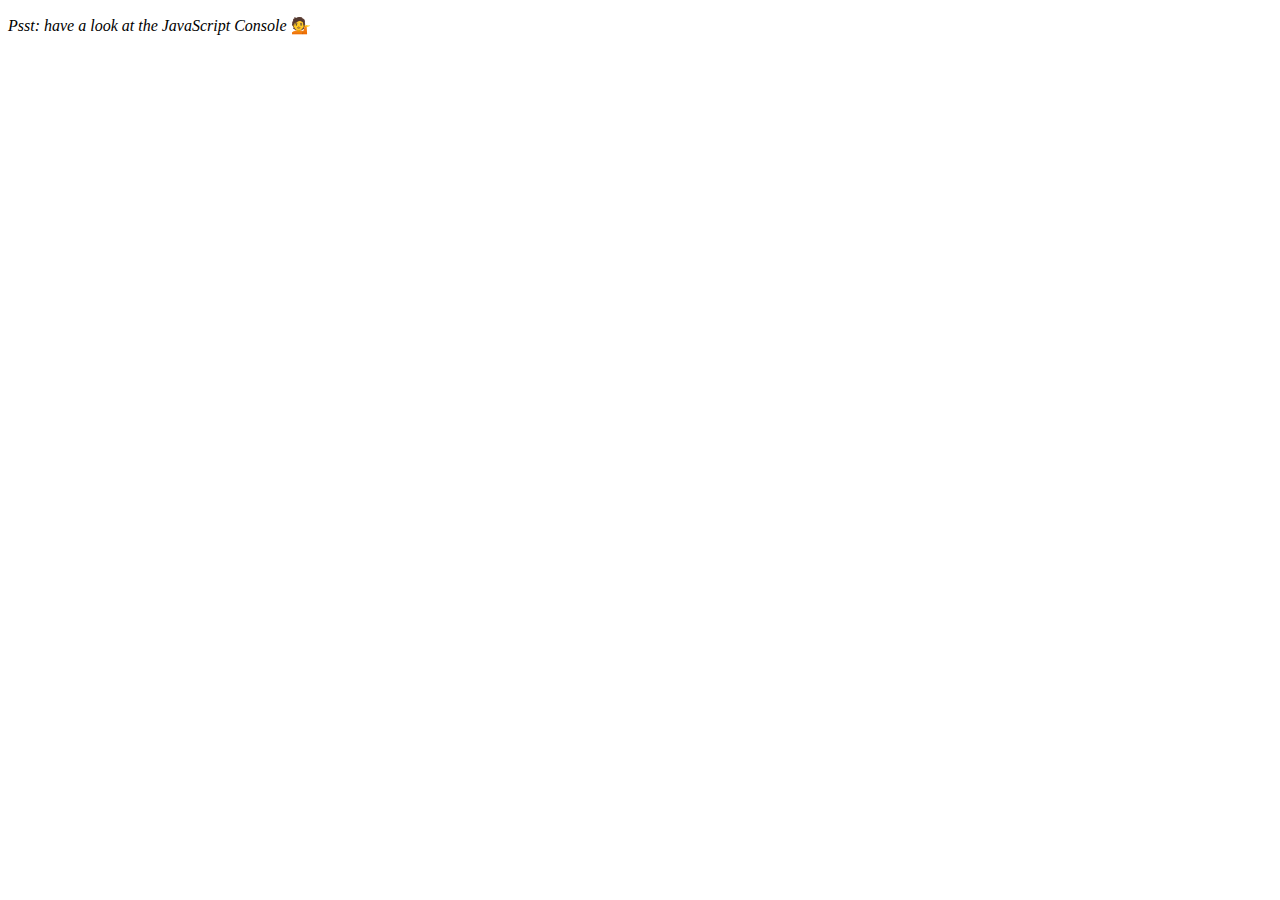
<file: Array1/index.html>
<!DOCTYPE html>
<html lang="en">
  <head>
    <meta charset="UTF-8" />
    <title>Array 💪</title>
  </head>
  <body>
    <p><em>Psst: have a look at the JavaScript Console</em> 💁</p>
    <script>
      // Get your shorts on - this is an array workout!
      // ## Array Cardio Day 1

      // Some data we can work with

      const inventors = [
        { first: "Albert", last: "Einstein", year: 1879, passed: 1955 },
        { first: "Isaac", last: "Newton", year: 1643, passed: 1727 },
        { first: "Galileo", last: "Galilei", year: 1564, passed: 1642 },
        { first: "Marie", last: "Curie", year: 1867, passed: 1934 },
        { first: "Johannes", last: "Kepler", year: 1571, passed: 1630 },
        { first: "Nicolaus", last: "Copernicus", year: 1473, passed: 1543 },
        { first: "Max", last: "Planck", year: 1858, passed: 1947 },
        { first: "Katherine", last: "Blodgett", year: 1898, passed: 1979 },
        { first: "Ada", last: "Lovelace", year: 1815, passed: 1852 },
        { first: "Sarah E.", last: "Goode", year: 1855, passed: 1905 },
        { first: "Lise", last: "Meitner", year: 1878, passed: 1968 },
        { first: "Hanna", last: "Hammarström", year: 1829, passed: 1909 },
      ];

      const people = [
        "Bernhard, Sandra",
        "Bethea, Erin",
        "Becker, Carl",
        "Bentsen, Lloyd",
        "Beckett, Samuel",
        "Blake, William",
        "Berger, Ric",
        "Beddoes, Mick",
        "Beethoven, Ludwig",
        "Belloc, Hilaire",
        "Begin, Menachem",
        "Bellow, Saul",
        "Benchley, Robert",
        "Blair, Robert",
        "Benenson, Peter",
        "Benjamin, Walter",
        "Berlin, Irving",
        "Benn, Tony",
        "Benson, Leana",
        "Bent, Silas",
        "Berle, Milton",
        "Berry, Halle",
        "Biko, Steve",
        "Beck, Glenn",
        "Bergman, Ingmar",
        "Black, Elk",
        "Berio, Luciano",
        "Berne, Eric",
        "Berra, Yogi",
        "Berry, Wendell",
        "Bevan, Aneurin",
        "Ben-Gurion, David",
        "Bevel, Ken",
        "Biden, Joseph",
        "Bennington, Chester",
        "Bierce, Ambrose",
        "Billings, Josh",
        "Birrell, Augustine",
        "Blair, Tony",
        "Beecher, Henry",
        "Biondo, Frank",
      ];

      // Array.prototype.filter()
      // 1. Filter the list of inventors for those who were born in the 1500's
      const fifteen = inventors.filter(
        (inventor) => inventor.year >= 1500 && inventor.year < 1600
      );

      console.table(fifteen);

      // Array.prototype.map()
      // 2. Give us an array of the inventor first and last names
      const fullNames = inventors.map(
        (inventor) => `${inventor.first} ${inventor.last}`
      );
      console.log(fullNames);

      // Array.prototype.sort()
      // 3. Sort the inventors by birthdate, oldest to youngest
      // const ordered = inventors.sort(function(a, b) {
      //   if(a.year > b.year) {
      //     return 1;
      //   } else {
      //     return -1;
      //   }
      // });

      const ordered = inventors.sort((a, b) => (a.year > b.year ? 1 : -1));
      console.table(ordered);

      // Array.prototype.reduce()
      // 4. How many years did all the inventors live?
      const totalYears = inventors.reduce((total, inventor) => {
        return total + (inventor.passed - inventor.year);
      }, 0);

      console.log(totalYears);

      // 5. Sort the inventors by years lived
      const oldest = inventors.sort(function (a, b) {
        const lastInventor = a.passed - a.year;
        const nextInventor = b.passed - b.year;
        return lastInventor > nextInventor ? -1 : 1;
      });
      console.table(oldest);

      // 6. create a list of Boulevards in Paris that contain 'de' anywhere in the name
      // https://en.wikipedia.org/wiki/Category:Boulevards_in_Paris

      // const category = document.querySelector('.mw-category');
      // const links = Array.from(category.querySelectorAll('a'));
      // const de = links
      //             .map(link => link.textContent)
      //             .filter(streetName => streetName.includes('de'));

      // 7. sort Exercise
      // Sort the people alphabetically by last name
      const alpha = people.sort((lastOne, nextOne) => {
        const [aLast, aFirst] = lastOne.split(", ");
        const [bLast, bFirst] = nextOne.split(", ");
        return aLast > bLast ? 1 : -1;
      });
      console.log(alpha);

      // 8. Reduce Exercise
      // Sum up the instances of each of these
      const data = [
        "car",
        "car",
        "truck",
        "truck",
        "bike",
        "walk",
        "car",
        "van",
        "bike",
        "walk",
        "car",
        "van",
        "car",
        "truck",
        "pogostick",
      ];

      const transportation = data.reduce(function (obj, item) {
        if (!obj[item]) {
          obj[item] = 0;
        }
        obj[item]++;
        return obj;
      }, {});

      console.log(transportation);
    </script>
  </body>
</html>
</file>
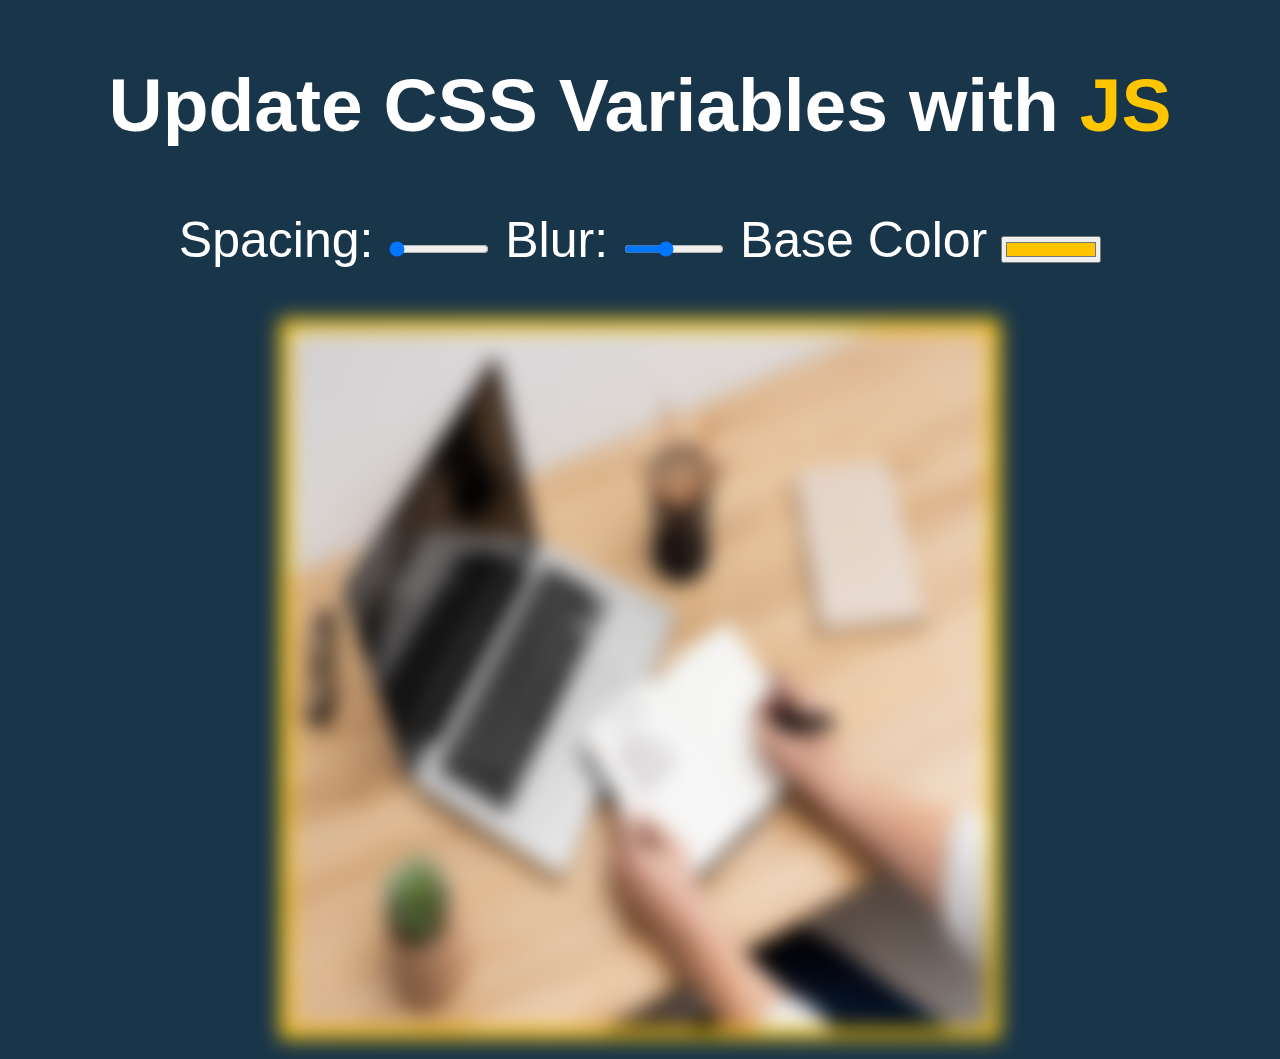
<file: CSS Variables/index.html>
<!DOCTYPE html>
<html lang="en">
  <head>
    <meta charset="UTF-8" />
    <title>Scoped CSS Variables and JS</title>
  </head>
  <body>
    <h2>Update CSS Variables with <span class="hl">JS</span></h2>

    <div class="controls">
      <label for="spacing">Spacing:</label>
      <input
        id="spacing"
        type="range"
        name="spacing"
        min="10"
        max="200"
        value="10"
        data-sizing="px"
      />

      <label for="blur">Blur:</label>
      <input
        id="blur"
        type="range"
        name="blur"
        min="0"
        max="25"
        value="10"
        data-sizing="px"
      />

      <label for="base">Base Color</label>
      <input id="base" type="color" name="base" value="#ffc600" />
    </div>
    <!--
<img src="https://source.unsplash.com/7bwQXzbF6KE/800x500" />
-->
    <img src="notebook.jpg" />
    <style>
      :root {
        --base: #ffc600;
        --spacing: 10px;
        --blur: 10px;
      }

      img {
        padding: var(--spacing);
        background: var(--base);
        filter: blur(var(--blur));
        height: 700px;
        width: 700px;
      }

      .hl {
        color: var(--base);
      }

      /*
      misc styles, nothing to do with CSS variables
    */

      body {
        text-align: center;
        background: #193549;
        color: white;
        font-family: "helvetica neue", sans-serif;
        font-weight: 100;
        font-size: 50px;
      }

      .controls {
        margin-bottom: 50px;
      }

      input {
        width: 100px;
      }
    </style>

    <script>
      const inputs = document.querySelectorAll(".controls input");

      function handleUpdate() {
        const suffix = this.dataset.sizing || "";
        document.documentElement.style.setProperty(
          `--${this.name}`,
          this.value + suffix
        );
      }

      inputs.forEach((input) => input.addEventListener("change", handleUpdate));
      inputs.forEach((input) =>
        input.addEventListener("mousemove", handleUpdate)
      );
    </script>
  </body>
</html>
</file>
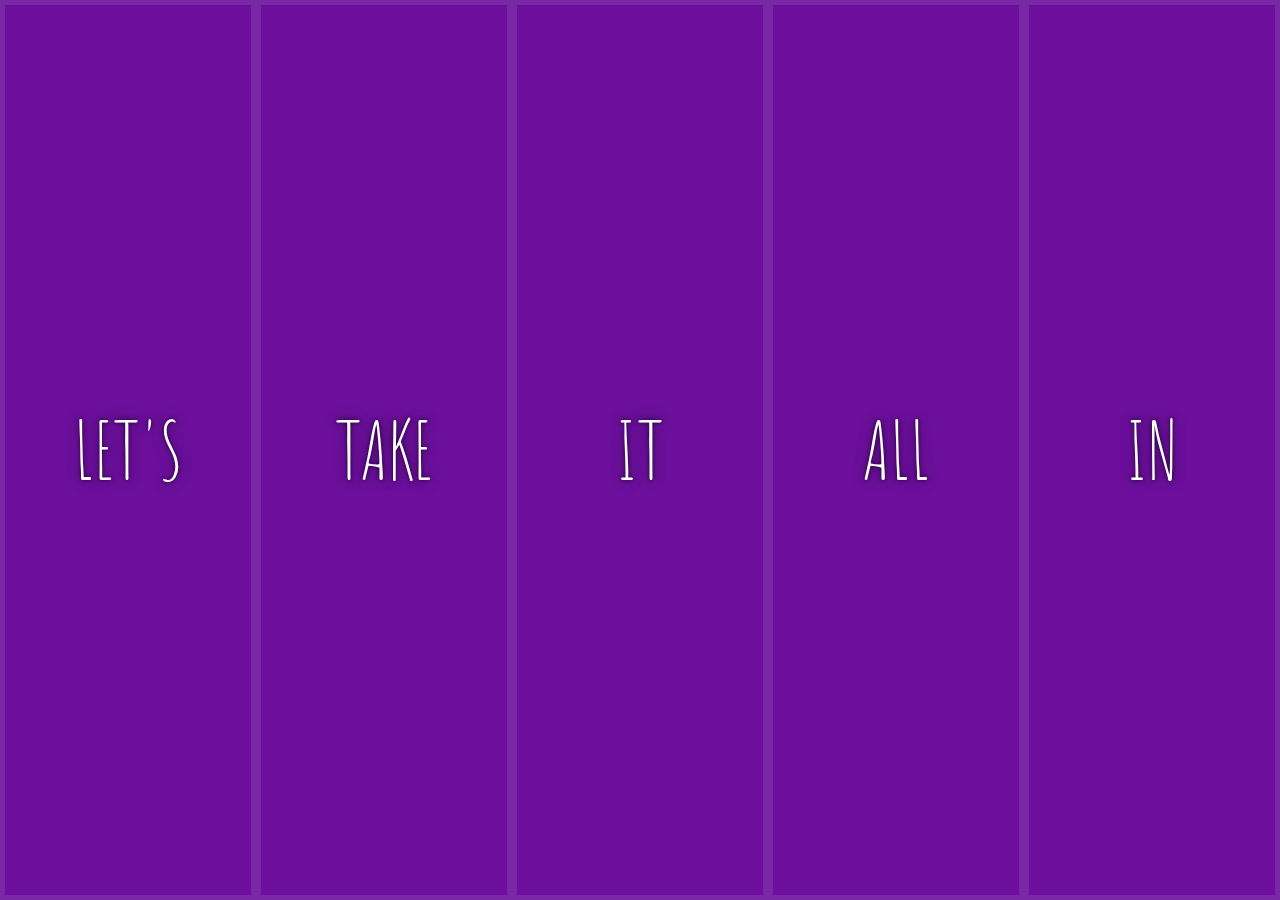
<file: Flex Panel Gallery/index.html>
<!DOCTYPE html>
<html lang="en">
  <head>
    <meta charset="UTF-8" />
    <title>Flex Panels 💪</title>
    <link
      href="https://fonts.googleapis.com/css?family=Amatic+SC"
      rel="stylesheet"
      type="text/css"
    />
  </head>
  <body>
    <style>
      html {
        box-sizing: border-box;
        background: #ffc600;
        font-family: "helvetica neue";
        font-size: 20px;
        font-weight: 200;
      }

      body {
        margin: 0;
      }

      *,
      *:before,
      *:after {
        box-sizing: inherit;
      }

      .panels {
        min-height: 100vh;
        overflow: hidden;
        display: flex;
      }

      .panel {
        background: #6b0f9c;
        box-shadow: inset 0 0 0 5px rgba(255, 255, 255, 0.1);
        color: white;
        text-align: center;
        align-items: center;
        /* Safari transitionend event.propertyName === flex */
        /* Chrome + FF transitionend event.propertyName === flex-grow */
        transition: font-size 0.7s cubic-bezier(0.61, -0.19, 0.7, -0.11),
          flex 0.7s cubic-bezier(0.61, -0.19, 0.7, -0.11), background 0.2s;
        font-size: 20px;
        background-size: cover;
        background-position: center;
        flex: 1;
        justify-content: center;
        display: flex;
        flex-direction: column;
      }

      .panel1 {
        background-image: url(https://source.unsplash.com/gYl-UtwNg_I/1500x1500);
      }
      .panel2 {
        background-image: url(https://source.unsplash.com/rFKUFzjPYiQ/1500x1500);
      }
      .panel3 {
        background-image: url(https://images.unsplash.com/photo-1465188162913-8fb5709d6d57?ixlib=rb-0.3.5&q=80&fm=jpg&crop=faces&cs=tinysrgb&w=1500&h=1500&fit=crop&s=967e8a713a4e395260793fc8c802901d);
      }
      .panel4 {
        background-image: url(https://source.unsplash.com/ITjiVXcwVng/1500x1500);
      }
      .panel5 {
        background-image: url(https://source.unsplash.com/3MNzGlQM7qs/1500x1500);
      }

      /* Flex Items */
      .panel > * {
        margin: 0;
        width: 100%;
        transition: transform 0.5s;
        flex: 1 0 auto;
        display: flex;
        justify-content: center;
        align-items: center;
      }

      .panel > *:first-child {
        transform: translateY(-100%);
      }
      .panel.open-active > *:first-child {
        transform: translateY(0);
      }
      .panel > *:last-child {
        transform: translateY(100%);
      }
      .panel.open-active > *:last-child {
        transform: translateY(0);
      }

      .panel p {
        text-transform: uppercase;
        font-family: "Amatic SC", cursive;
        text-shadow: 0 0 4px rgba(0, 0, 0, 0.72), 0 0 14px rgba(0, 0, 0, 0.45);
        font-size: 2em;
      }

      .panel p:nth-child(2) {
        font-size: 4em;
      }

      .panel.open {
        flex: 5;
        font-size: 40px;
      }

      @media only screen and (max-width: 600px) {
        .panel p {
          font-size: 1em;
        }
      }
    </style>

    <div class="panels">
      <div class="panel panel1">
        <p>Hey</p>
        <p>Let's</p>
        <p>Dance</p>
      </div>
      <div class="panel panel2">
        <p>Give</p>
        <p>Take</p>
        <p>Receive</p>
      </div>
      <div class="panel panel3">
        <p>Experience</p>
        <p>It</p>
        <p>Today</p>
      </div>
      <div class="panel panel4">
        <p>Give</p>
        <p>All</p>
        <p>You can</p>
      </div>
      <div class="panel panel5">
        <p>Life</p>
        <p>In</p>
        <p>Motion</p>
      </div>
    </div>

    <script>
      const panels = document.querySelectorAll(".panel");

      function toggleOpen() {
        console.log("Hello");
        this.classList.toggle("open");
      }

      function toggleActive(e) {
        console.log(e.propertyName);
        if (e.propertyName.includes("flex")) {
          this.classList.toggle("open-active");
        }
      }

      panels.forEach((panel) => panel.addEventListener("click", toggleOpen));
      panels.forEach((panel) =>
        panel.addEventListener("transitionend", toggleActive)
      );
    </script>
  </body>
</html>
</file>
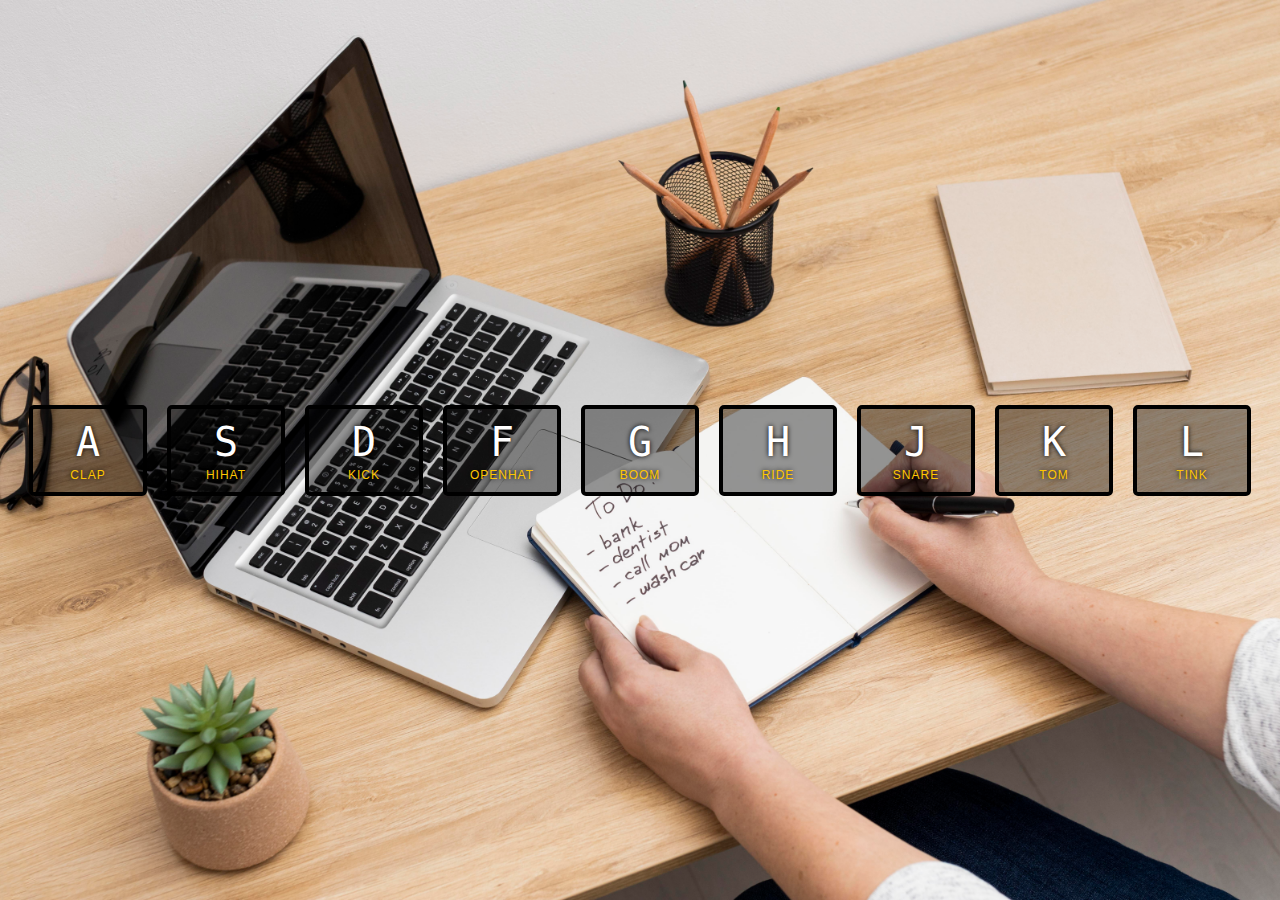
<file: JavaScript Drum Kit/index.html>
<!DOCTYPE html>
<html lang="en">
  <head>
    <meta charset="UTF-8" />
    <title>JS Drum Kit</title>
    <link rel="stylesheet" href="style.css" />
  </head>
  <body>
    <div class="keys">
      <div data-key="65" class="key">
        <kbd>A</kbd>
        <span class="sound">clap</span>
      </div>
      <div data-key="83" class="key">
        <kbd>S</kbd>
        <span class="sound">hihat</span>
      </div>
      <div data-key="68" class="key">
        <kbd>D</kbd>
        <span class="sound">kick</span>
      </div>
      <div data-key="70" class="key">
        <kbd>F</kbd>
        <span class="sound">openhat</span>
      </div>
      <div data-key="71" class="key">
        <kbd>G</kbd>
        <span class="sound">boom</span>
      </div>
      <div data-key="72" class="key">
        <kbd>H</kbd>
        <span class="sound">ride</span>
      </div>
      <div data-key="74" class="key">
        <kbd>J</kbd>
        <span class="sound">snare</span>
      </div>
      <div data-key="75" class="key">
        <kbd>K</kbd>
        <span class="sound">tom</span>
      </div>
      <div data-key="76" class="key">
        <kbd>L</kbd>
        <span class="sound">tink</span>
      </div>
    </div>

    <audio data-key="65" src="sounds/clap.wav"></audio>
    <audio data-key="83" src="sounds/hihat.wav"></audio>
    <audio data-key="68" src="sounds/kick.wav"></audio>
    <audio data-key="70" src="sounds/openhat.wav"></audio>
    <audio data-key="71" src="sounds/boom.wav"></audio>
    <audio data-key="72" src="sounds/ride.wav"></audio>
    <audio data-key="74" src="sounds/snare.wav"></audio>
    <audio data-key="75" src="sounds/tom.wav"></audio>
    <audio data-key="76" src="sounds/tink.wav"></audio>

    <script>
      function removeTransition(e) {
        if (e.propertyName !== "transform") return;
        e.target.classList.remove("playing");
      }

      function playSound(e) {
        const audio = document.querySelector(`audio[data-key="${e.keyCode}"]`);
        const key = document.querySelector(`div[data-key="${e.keyCode}"]`);
        if (!audio) return;

        key.classList.add("playing");
        audio.currentTime = 0;
        audio.play();
      }

      const keys = Array.from(document.querySelectorAll(".key"));
      keys.forEach((key) =>
        key.addEventListener("transitionend", removeTransition)
      );
      window.addEventListener("keydown", playSound);
    </script>
  </body>
</html>
</file>
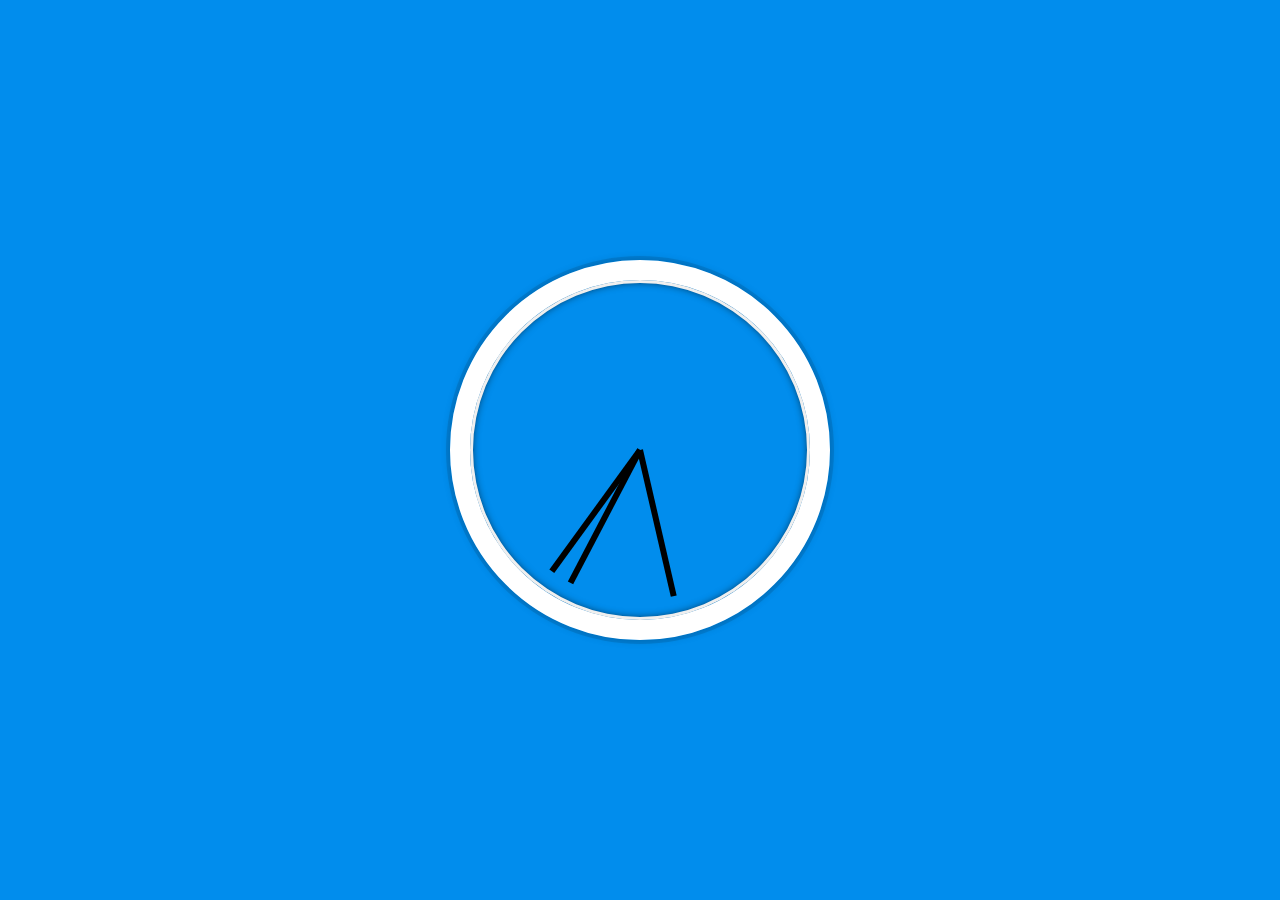
<file: JS and CSS Clock/index.html>
<!DOCTYPE html>
<html lang="en">
  <head>
    <meta charset="UTF-8" />
    <title>JS + CSS Clock</title>
  </head>
  <body>
    <div class="clock">
      <div class="clock-face">
        <div class="hand hour-hand"></div>
        <div class="hand min-hand"></div>
        <div class="hand second-hand"></div>
      </div>
    </div>

    <style>
      html {
        background: #018ded url(https://unsplash.it/1500/1000?image=881&blur=5);
        background-size: cover;
        font-family: "helvetica neue";
        text-align: center;
        font-size: 10px;
      }

      body {
        margin: 0;
        font-size: 2rem;
        display: flex;
        flex: 1;
        min-height: 100vh;
        align-items: center;
      }

      .clock {
        width: 30rem;
        height: 30rem;
        border: 20px solid white;
        border-radius: 50%;
        margin: 50px auto;
        position: relative;
        padding: 2rem;
        box-shadow: 0 0 0 4px rgba(0, 0, 0, 0.1), inset 0 0 0 3px #efefef,
          inset 0 0 10px black, 0 0 10px rgba(0, 0, 0, 0.2);
      }

      .clock-face {
        position: relative;
        width: 100%;
        height: 100%;
        transform: translateY(
          -3px
        ); /* account for the height of the clock hands */
      }

      .hand {
        width: 50%;
        height: 6px;
        background: black;
        position: absolute;
        top: 50%;
        transform-origin: 100%;
        transform: rotate(90deg);
        transition: all 0.05s;
        transition-timing-function: cubic-bezier(0.1, 2.7, 0.58, 1);
      }
    </style>

    <script>
      const secondHand = document.querySelector(".second-hand");
      const minsHand = document.querySelector(".min-hand");
      const hourHand = document.querySelector(".hour-hand");

      function setDate() {
        const now = new Date();

        const seconds = now.getSeconds();
        const secondsDegrees = (seconds / 60) * 360 + 90;
        secondHand.style.transform = `rotate(${secondsDegrees}deg)`;

        const mins = now.getMinutes();
        const minsDegrees = (mins / 60) * 360 + (seconds / 60) * 6 + 90;
        minsHand.style.transform = `rotate(${minsDegrees}deg)`;

        const hour = now.getHours();
        const hourDegrees = (hour / 12) * 360 + (mins / 60) * 30 + 90;
        hourHand.style.transform = `rotate(${hourDegrees}deg)`;
      }

      setInterval(setDate, 1000);

      setDate();
    </script>
  </body>
</html>
</file>
<file: JavaScript Drum Kit/style.css>
html {
  font-size: 10px;
  background: url('./notebook.jpg') bottom center;
  background-size: cover;
}

body,html {
  margin: 0;
  padding: 0;
  font-family: sans-serif;
}

.keys {
  display: flex;
  flex: 1;
  min-height: 100vh;
  align-items: center;
  justify-content: center;
}

.key {
  border: .4rem solid black;
  border-radius: .5rem;
  margin: 1rem;
  font-size: 1.5rem;
  padding: 1rem .5rem;
  transition: all .07s ease;
  width: 10rem;
  text-align: center;
  color: white;
  background: rgba(0,0,0,0.4);
  text-shadow: 0 0 .5rem black;
}

.playing {
  transform: scale(1.1);
  border-color: #ffc600;
  box-shadow: 0 0 1rem #00e1ff;
}

kbd {
  display: block;
  font-size: 4rem;
}

.sound {
  font-size: 1.2rem;
  text-transform: uppercase;
  letter-spacing: .1rem;
  color: #ffc600;
}
</file>
